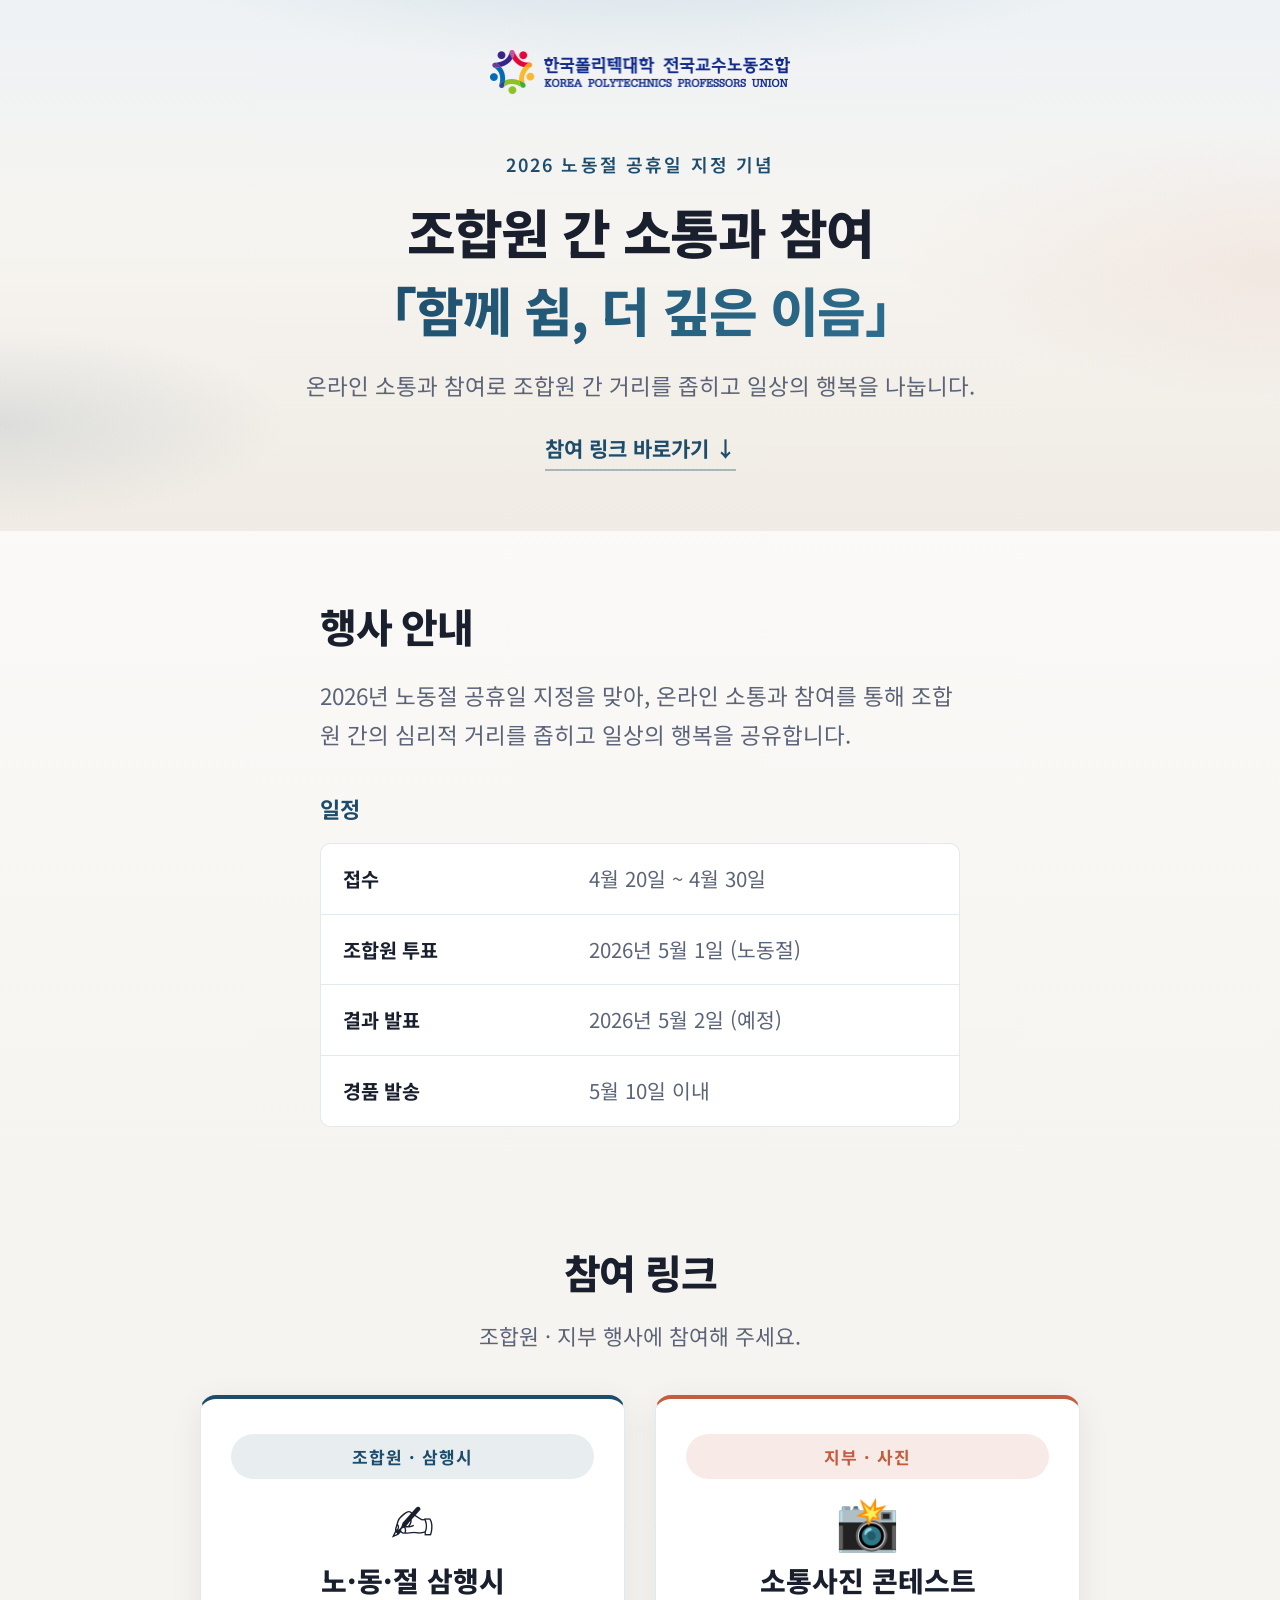
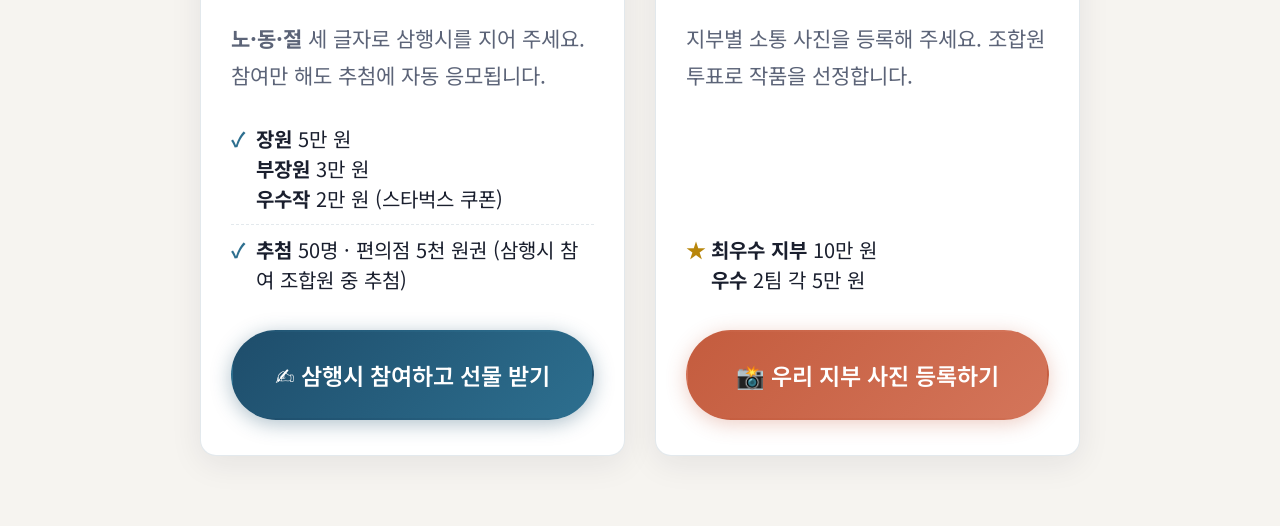
<file: index.html>
<!DOCTYPE html>
<html lang="ko">
<head>
  <meta charset="UTF-8" />
  <meta name="viewport" content="width=device-width, initial-scale=1.0" />
  <meta name="description" content="2026 노동절 한국폴리텍대학 전국교수노동조합 행사 — 함께 쉼, 더 깊은 이음" />
  <title>함께 쉼, 더 깊은 이음 | 2026 노동절 행사</title>
  <link rel="icon" href="assets/favicon.svg" type="image/svg+xml" sizes="any" />
  <link rel="preconnect" href="https://fonts.googleapis.com" />
  <link rel="preconnect" href="https://fonts.gstatic.com" crossorigin />
  <link href="https://fonts.googleapis.com/css2?family=Noto+Sans+KR:wght@400;500;600;700;800&display=swap" rel="stylesheet" />
  <link rel="stylesheet" href="styles.css" />
</head>
<body>
  <main class="page" id="top">
    <section class="intro" aria-labelledby="page-title">
      <div class="intro__bg" aria-hidden="true"></div>
      <div class="intro__inner">
        <img
          class="intro__logo reveal"
          src="assets/logo.png"
          width="280"
          height="64"
          alt="한국폴리텍대학 전국교수노동조합"
          decoding="async"
        />
        <p class="intro__eyebrow reveal">2026 노동절 공휴일 지정 기념</p>
        <h1 id="page-title" class="intro__title reveal reveal--delay-1">
          조합원 간 소통과 참여<br />
          <span class="intro__title-accent">「함께 쉼, 더 깊은 이음」</span>
        </h1>
        <p class="intro__lead reveal reveal--delay-2">
          온라인 소통과 참여로 조합원 간 거리를 좁히고 일상의 행복을 나눕니다.
        </p>
        <p class="intro__jump reveal reveal--delay-3">
          <a class="intro__jump-link" href="#participate">참여 링크 바로가기 ↓</a>
        </p>
      </div>
    </section>

    <section id="event" class="section section--soft" aria-labelledby="event-title">
      <div class="container narrow">
        <h2 id="event-title" class="section__title section__title--left reveal">행사 안내</h2>
        <p class="section__text section__text--left reveal">
          2026년 노동절 공휴일 지정을 맞아, 온라인 소통과 참여를 통해 조합원 간의 심리적 거리를 좁히고 일상의 행복을 공유합니다.
        </p>
        <h3 class="schedule__heading reveal">일정</h3>
        <dl class="schedule reveal">
          <div class="schedule__row">
            <dt>접수</dt>
            <dd>4월 20일 ~ 4월 30일</dd>
          </div>
          <div class="schedule__row">
            <dt>조합원 투표</dt>
            <dd>2026년 5월 1일 (노동절)</dd>
          </div>
          <div class="schedule__row">
            <dt>결과 발표</dt>
            <dd>2026년 5월 2일 (예정)</dd>
          </div>
          <div class="schedule__row">
            <dt>경품 발송</dt>
            <dd>5월 10일 이내</dd>
          </div>
        </dl>
      </div>
    </section>

    <section id="participate" class="section section--links" aria-labelledby="participate-title">
      <div class="container">
        <header class="section__head reveal">
          <h2 id="participate-title" class="section__title">참여 링크</h2>
          <p class="section__sub">조합원 · 지부 행사에 참여해 주세요.</p>
        </header>

        <div class="link-cards">
          <article class="card card--highlight card--link reveal">
            <span class="badge">조합원 · 삼행시</span>
            <div class="card__icon" aria-hidden="true">✍️</div>
            <h3 class="card__title">노·동·절 삼행시</h3>
            <p class="card__desc">
              <strong>노·동·절</strong> 세 글자로 삼행시를 지어 주세요. 참여만 해도 추첨에 자동 응모됩니다.
            </p>
            <ul class="prize-list">
              <li><strong>장원</strong> 5만 원  <br><strong>부장원 </strong> 3만 원  <br><strong>우수작</strong> 2만 원 (스타벅스 쿠폰)</li>
              <li><strong>추첨</strong> 50명 · 편의점 5천 원권 (삼행시 참여 조합원 중 추첨)</li>
            </ul>
            <!-- href에 개인 설문(삼행시) URL을 넣어 주세요 -->
            <a class="btn btn--primary btn--block btn--xl" href="https://docs.google.com/forms/d/e/1FAIpQLSeUa5NQfC2Nv4stA8ehC9LflZxDqlXSduGFGPnnvN5av-y9aw/viewform?usp=publish-editor" id="link-survey" target="_blank" rel="noopener noreferrer">✍️ 삼행시 참여하고 선물 받기</a>
          </article>

          <article class="card card--photo card--link reveal">
            <span class="badge badge--alt">지부 · 사진</span>
            <div class="card__icon" aria-hidden="true">📸</div>
            <h3 class="card__title">소통사진 콘테스트</h3>
            <p class="card__desc">
              지부별 소통 사진을 등록해 주세요. 조합원 투표로 작품을 선정합니다.
            </p>
            <ul class="prize-list prize-list--large">
              <li><strong>최우수 지부</strong> 10만 원 <br><strong>우수</strong> 2팀 각 5만 원</li>
            </ul>
            <!-- href에 지부 전용 사진 등록 URL을 넣어 주세요 -->
            <a class="btn btn--secondary btn--block btn--xl" href="https://docs.google.com/forms/d/e/1FAIpQLSelnvYFKemFCr5GdqMVFOJ7P9ck6uhYVuZI8Adw7nj2piv7qg/viewform?usp=publish-editor" id="link-branch" target="_blank" rel="noopener noreferrer">📸 우리 지부 사진 등록하기</a>
          </article>
        </div>
      </div>
    </section>
  </main>

  <script src="script.js"></script>
</body>
</html>
</file>
<file: styles.css>
/* ===== Variables ===== */
:root {
  --color-bg: #f6f4f0;
  --color-surface: #ffffff;
  --color-ink: #1a1f2e;
  --color-ink-muted: #5c6478;
  --color-accent: #1e4d6b;
  --color-accent-light: #2d6f8f;
  --color-warm: #c45c3e;
  --color-warm-soft: #e8a090;
  --color-gold: #b8860b;
  --color-line: rgba(30, 77, 107, 0.12);
  --font: "Noto Sans KR", system-ui, -apple-system, sans-serif;
  --radius: 16px;
  --radius-sm: 10px;
  --shadow: 0 8px 32px rgba(26, 31, 46, 0.08);
  --ease: cubic-bezier(0.22, 1, 0.36, 1);
}

*,
*::before,
*::after {
  box-sizing: border-box;
}

html {
  scroll-behavior: smooth;
  font-size: 125%;
}

@media (prefers-reduced-motion: reduce) {
  html {
    scroll-behavior: auto;
  }
  .reveal,
  .intro__bg {
    animation: none !important;
    transition: none !important;
    opacity: 1 !important;
    transform: none !important;
  }
}

body {
  margin: 0;
  font-family: var(--font);
  font-size: 1rem;
  line-height: 1.75;
  color: var(--color-ink);
  background: var(--color-bg);
}

img {
  max-width: 100%;
  height: auto;
}

a {
  color: var(--color-accent-light);
}

a:focus-visible {
  outline: 2px solid var(--color-accent);
  outline-offset: 3px;
}

.page {
  min-height: 100vh;
}

/* ===== Intro (top) ===== */
.intro {
  position: relative;
  padding: 2.5rem 1.5rem 3rem;
  overflow: hidden;
}

.intro__bg {
  position: absolute;
  inset: 0;
  background:
    radial-gradient(ellipse 80% 60% at 50% -20%, rgba(45, 111, 143, 0.18), transparent 55%),
    radial-gradient(ellipse 60% 50% at 100% 50%, rgba(196, 92, 62, 0.08), transparent 50%),
    radial-gradient(ellipse 50% 40% at 0% 80%, rgba(30, 77, 107, 0.1), transparent 45%),
    linear-gradient(180deg, #eef2f5 0%, var(--color-bg) 45%, #f0ebe4 100%);
  z-index: 0;
}

.intro__inner {
  position: relative;
  z-index: 1;
  max-width: 720px;
  margin: 0 auto;
  text-align: center;
}

.intro__logo {
  display: block;
  height: 56px;
  width: auto;
  max-width: min(300px, 90vw);
  margin: 0 auto 1.25rem;
  object-fit: contain;
  object-position: center top;
}

.intro__eyebrow {
  display: inline-block;
  font-size: 0.9rem;
  font-weight: 600;
  letter-spacing: 0.12em;
  text-transform: uppercase;
  color: var(--color-accent);
  margin-bottom: 0.75rem;
}

.intro__title {
  margin: 0 0 1rem;
  font-size: clamp(1.55rem, 4.5vw, 2.65rem);
  font-weight: 800;
  line-height: 1.35;
  letter-spacing: -0.03em;
  color: var(--color-ink);
}

.intro__title-accent {
  display: inline-block;
  margin-top: 0.35rem;
  background: linear-gradient(135deg, var(--color-accent) 0%, var(--color-accent-light) 100%);
  -webkit-background-clip: text;
  background-clip: text;
  color: transparent;
}

.intro__lead {
  margin: 0 0 1.25rem;
  font-size: 1.125rem;
  color: var(--color-ink-muted);
  line-height: 1.75;
}

.intro__jump {
  margin: 0;
}

.intro__jump-link {
  display: inline-block;
  font-weight: 700;
  font-size: 1.05rem;
  color: var(--color-accent);
  text-decoration: none;
  border-bottom: 2px solid rgba(30, 77, 107, 0.35);
  padding-bottom: 2px;
  transition: color 0.2s var(--ease), border-color 0.2s var(--ease);
}

.intro__jump-link:hover {
  color: var(--color-accent-light);
  border-bottom-color: var(--color-accent-light);
}

/* ===== Buttons ===== */
.btn {
  display: inline-flex;
  align-items: center;
  justify-content: center;
  gap: 0.5rem;
  padding: 0.95rem 1.65rem;
  font-family: inherit;
  font-size: 1.05rem;
  font-weight: 600;
  text-decoration: none;
  border-radius: 999px;
  border: 2px solid transparent;
  cursor: pointer;
  transition: transform 0.2s var(--ease), box-shadow 0.2s var(--ease), background 0.2s;
}

.btn:hover {
  transform: translateY(-2px);
}

.btn--primary {
  background: linear-gradient(135deg, var(--color-accent) 0%, var(--color-accent-light) 100%);
  color: #fff;
  box-shadow: 0 4px 20px rgba(30, 77, 107, 0.35);
}

.btn--primary:hover {
  box-shadow: 0 8px 28px rgba(30, 77, 107, 0.45);
}

.btn--secondary {
  background: linear-gradient(135deg, var(--color-warm) 0%, #d4755a 100%);
  color: #fff;
  box-shadow: 0 4px 20px rgba(196, 92, 62, 0.3);
}

.btn--secondary:hover {
  box-shadow: 0 8px 28px rgba(196, 92, 62, 0.4);
}

.btn--block {
  width: 100%;
  max-width: 100%;
  margin-left: auto;
  margin-right: auto;
}

.btn--xl {
  padding: 1.15rem 1.65rem;
  font-size: 1.15rem;
}

/* ===== Sections ===== */
.section {
  padding: 3rem 1.25rem;
}

.section--soft {
  background: linear-gradient(180deg, rgba(255, 255, 255, 0.5) 0%, rgba(246, 244, 240, 0.9) 100%);
}

.section--links {
  padding-top: 2.5rem;
  padding-bottom: 3.5rem;
}

.container {
  max-width: 960px;
  margin: 0 auto;
}

.container.narrow {
  max-width: 640px;
}

.section__head {
  text-align: center;
  margin-bottom: 2rem;
}

.section__title {
  margin: 0;
  font-size: clamp(1.45rem, 3.2vw, 2rem);
  font-weight: 800;
  letter-spacing: -0.03em;
  color: var(--color-ink);
}

.section__head .section__title {
  margin-bottom: 0.35rem;
}

.section__title--left {
  text-align: left;
  margin-bottom: 0.75rem;
}

.section__sub {
  margin: 0.5rem 0 0;
  font-size: 1.08rem;
  color: var(--color-ink-muted);
}

.section__text {
  margin: 0;
  font-size: 1.125rem;
  color: var(--color-ink-muted);
  text-align: center;
}

.section__text--left {
  text-align: left;
  margin-bottom: 1.75rem;
}

.schedule__heading {
  margin: 0 0 0.75rem;
  font-size: 1.1rem;
  font-weight: 700;
  color: var(--color-accent);
  text-align: left;
}

.schedule {
  margin: 0;
  padding: 0;
  border: 1px solid var(--color-line);
  border-radius: var(--radius-sm);
  background: var(--color-surface);
  overflow: hidden;
}

.schedule__row {
  display: grid;
  grid-template-columns: minmax(7rem, 38%) 1fr;
  gap: 0.75rem 1rem;
  align-items: baseline;
  padding: 0.85rem 1.1rem;
  border-bottom: 1px solid var(--color-line);
}

.schedule__row:last-child {
  border-bottom: none;
}

.schedule dt {
  margin: 0;
  font-size: 0.98rem;
  font-weight: 700;
  color: var(--color-ink);
}

.schedule dd {
  margin: 0;
  font-size: 1.02rem;
  color: var(--color-ink-muted);
}

@media (max-width: 420px) {
  .schedule__row {
    grid-template-columns: 1fr;
    gap: 0.25rem;
  }
}

.badge {
  display: inline-block;
  margin-bottom: 0.75rem;
  padding: 0.4rem 0.95rem;
  font-size: 0.85rem;
  font-weight: 700;
  letter-spacing: 0.06em;
  text-transform: uppercase;
  color: var(--color-accent);
  background: rgba(30, 77, 107, 0.1);
  border-radius: 999px;
}

.badge--alt {
  color: var(--color-warm);
  background: rgba(196, 92, 62, 0.12);
}

/* ===== Link cards ===== */
.link-cards {
  display: grid;
  gap: 1.5rem;
  max-width: 880px;
  margin: 0 auto;
}

@media (min-width: 720px) {
  .link-cards {
    grid-template-columns: 1fr 1fr;
    align-items: stretch;
  }
}

.card {
  padding: 1.75rem 1.5rem;
  background: var(--color-surface);
  border-radius: var(--radius);
  box-shadow: var(--shadow);
  border: 1px solid var(--color-line);
  text-align: center;
}

.card--link {
  display: flex;
  flex-direction: column;
  height: 100%;
}

.card--highlight {
  border-top: 4px solid var(--color-accent);
}

.card--photo {
  border-top: 4px solid var(--color-warm);
}

.card__icon {
  font-size: 2.6rem;
  line-height: 1;
  margin-bottom: 0.5rem;
}

.card__title {
  margin: 0 0 0.75rem;
  font-size: 1.4rem;
  font-weight: 800;
  color: var(--color-ink);
}

.card__desc {
  margin: 0 0 1rem;
  color: var(--color-ink-muted);
  font-size: 1.05rem;
  text-align: left;
  flex: 1;
}

.prize-list {
  list-style: none;
  margin: 0 0 1.25rem;
  padding: 0;
  text-align: left;
}

.prize-list li {
  position: relative;
  padding: 0.5rem 0 0.5rem 1.25rem;
  font-size: 1rem;
  color: var(--color-ink);
  border-bottom: 1px dashed var(--color-line);
  line-height: 1.5;
}

.prize-list li:last-child {
  border-bottom: none;
}

.prize-list li::before {
  content: "✓";
  position: absolute;
  left: 0;
  color: var(--color-accent-light);
  font-weight: 700;
}

.prize-list--large li::before {
  content: "★";
  color: var(--color-gold);
}

.card .btn {
  margin-top: auto;
}

/* ===== Reveal on scroll ===== */
.reveal {
  opacity: 0;
  transform: translateY(20px);
  transition: opacity 0.65s var(--ease), transform 0.65s var(--ease);
}

.reveal.is-visible {
  opacity: 1;
  transform: translateY(0);
}

.reveal--delay-1 {
  transition-delay: 0.08s;
}

.reveal--delay-2 {
  transition-delay: 0.16s;
}

.reveal--delay-3 {
  transition-delay: 0.24s;
}
</file>
